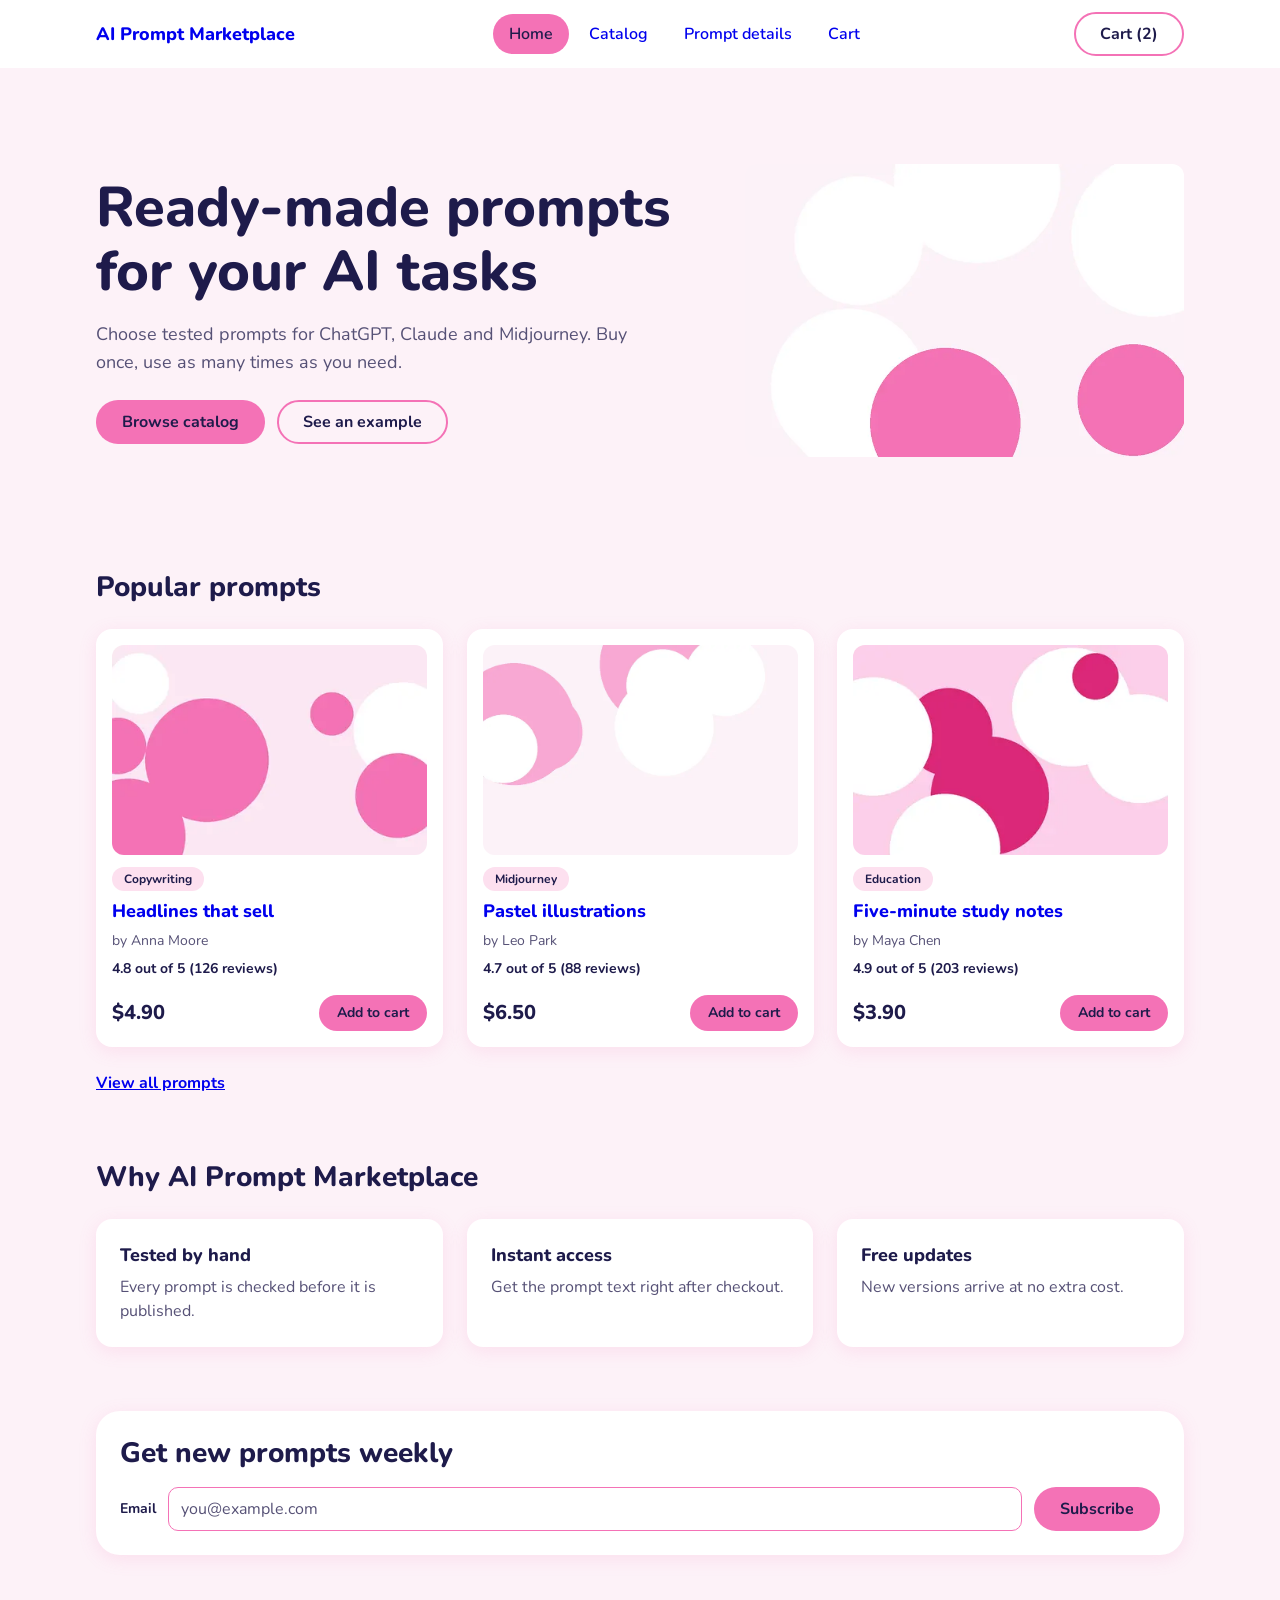
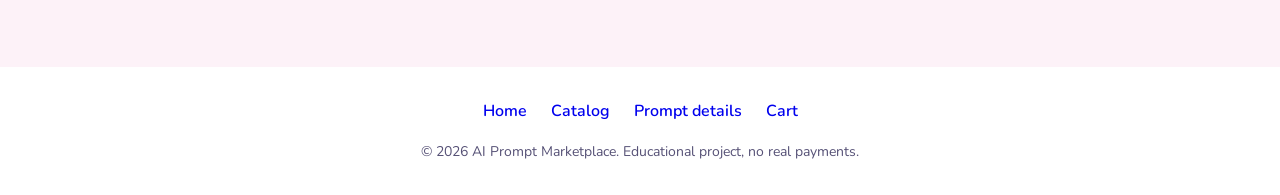
<file: index.html>
<!doctype html>
<html lang="en">
<head>
  <meta charset="UTF-8">
  <meta name="viewport" content="width=device-width, initial-scale=1">
  <title>Home | AI Prompt Marketplace</title>
  <meta name="description" content="Ready-made, tested prompts for ChatGPT, Claude and Midjourney.">
  <script type="module" crossorigin src="./assets/main-CTeQUShq.js"></script>
  <link rel="stylesheet" crossorigin href="./assets/main-AHT3iU0Q.css">
</head>
<body class="page-home">
  <a class="skip-link" href="#main" data-i18n="a11y.skip">Skip to main content</a>
  <header class="site-header">
  <div class="site-header__inner">
    <a class="site-header__logo" href="index.html" aria-label="AI Prompt Marketplace, home page">AI Prompt Marketplace</a>
    <nav class="main-nav" aria-label="Main">
      <ul class="main-nav__list">
        
        <li class="main-nav__item">
          <a class="main-nav__link" href="index.html" data-i18n="nav.home" aria-current="page">Home</a>
        </li>
        
        <li class="main-nav__item">
          <a class="main-nav__link" href="catalog.html" data-i18n="nav.catalog">Catalog</a>
        </li>
        
        <li class="main-nav__item">
          <a class="main-nav__link" href="prompt.html" data-i18n="nav.prompt">Prompt details</a>
        </li>
        
        <li class="main-nav__item">
          <a class="main-nav__link" href="cart.html" data-i18n="nav.cart">Cart</a>
        </li>
        
      </ul>
    </nav>
    <a class="site-header__cart" href="cart.html" aria-label="Cart, 2 items">Cart (<span data-cart-count>2</span>)</a>
  </div>
</header>


  <main id="main" class="page page--home">
    <section class="hero" aria-labelledby="hero-title">
      <div class="hero__content">
        <h1 class="hero__title" id="hero-title" data-i18n="home.title">Ready-made prompts for your AI tasks</h1>
        <p class="hero__text" data-i18n="home.lead">Choose tested prompts for ChatGPT, Claude and Midjourney. Buy once, use as many times as you need.</p>
        <p class="hero__actions">
          <a class="button button--primary" href="catalog.html" data-i18n="home.cta">Browse catalog</a>
          <a class="button button--secondary" href="prompt.html" data-i18n="home.cta2">See an example</a>
        </p>
      </div>
      <figure class="hero__media">
        
<picture class="picture">
  <source type="image/webp" sizes="(min-width: 1280px) 506px, 100vw" srcset="[data-uri] 400w, [data-uri] 800w, ./assets/hero-1200-BMKMO_8J.webp 1200w">
  <img class="picture__img" src="./assets/hero-800-bO4YoeTz.jpg" sizes="(min-width: 1280px) 506px, 100vw" srcset="./assets/hero-400-D0OAd5TX.jpg 400w, ./assets/hero-800-bO4YoeTz.jpg 800w, ./assets/hero-1200-BUGndrfM.jpg 1200w" alt="Abstract pink circles illustrating creative AI prompts" width="1200" height="800" loading="eager">
</picture>

        <figcaption class="visually-hidden">Decorative hero illustration</figcaption>
      </figure>
    </section>

    <section class="section" aria-labelledby="popular-title">
      <h2 class="section__title" id="popular-title" data-i18n="home.popular">Popular prompts</h2>
      <ul class="prompt-list">
        <li class="prompt-list__item">
<article class="prompt-card">
  <figure class="prompt-card__media">
    
<picture class="picture">
  <source type="image/webp" sizes="(min-width: 1280px) 400px, (min-width: 768px) 33vw, 100vw" srcset="[data-uri] 400w, ./assets/cover-1-800-DzfHk2gA.webp 800w, ./assets/cover-1-1200-324IU9tG.webp 1200w">
  <img class="picture__img" src="./assets/cover-1-800-CMj1htev.jpg" sizes="(min-width: 1280px) 400px, (min-width: 768px) 33vw, 100vw" srcset="./assets/cover-1-400-B3lf-J6P.jpg 400w, ./assets/cover-1-800-CMj1htev.jpg 800w, ./assets/cover-1-1200-CWGltqlK.jpg 1200w" alt="Cover illustration for the prompt Headlines that sell" width="1200" height="800" loading="lazy">
</picture>

  </figure>
  <div class="prompt-card__body">
    <p class="prompt-card__tag">Copywriting</p>
    <h3 class="prompt-card__title"><a class="prompt-card__link" href="prompt.html?id=1">Headlines that sell</a></h3>
    <p class="prompt-card__author">by Anna Moore</p>
    <p class="prompt-card__rating"><span class="visually-hidden" data-i18n="card.rated">Rated</span> <data value="4.8">4.8</data> out of 5 (126 reviews)</p>
    <footer class="prompt-card__footer">
      <data class="prompt-card__price" value="4.9">$4.90</data>
      <button class="button button--small" type="button" data-add-to-cart="1" aria-label="Add Headlines that sell to cart" data-i18n="card.add">Add to cart</button>
    </footer>
  </div>
</article>
</li><li class="prompt-list__item">
<article class="prompt-card">
  <figure class="prompt-card__media">
    
<picture class="picture">
  <source type="image/webp" sizes="(min-width: 1280px) 400px, (min-width: 768px) 33vw, 100vw" srcset="[data-uri] 400w, [data-uri] 800w, ./assets/cover-2-1200-BqnkrNBU.webp 1200w">
  <img class="picture__img" src="./assets/cover-2-800-Bk2Zub8W.jpg" sizes="(min-width: 1280px) 400px, (min-width: 768px) 33vw, 100vw" srcset="./assets/cover-2-400-COR-drvF.jpg 400w, ./assets/cover-2-800-Bk2Zub8W.jpg 800w, ./assets/cover-2-1200-QlPvpImt.jpg 1200w" alt="Cover illustration for the prompt Pastel illustrations" width="1200" height="800" loading="lazy">
</picture>

  </figure>
  <div class="prompt-card__body">
    <p class="prompt-card__tag">Midjourney</p>
    <h3 class="prompt-card__title"><a class="prompt-card__link" href="prompt.html?id=2">Pastel illustrations</a></h3>
    <p class="prompt-card__author">by Leo Park</p>
    <p class="prompt-card__rating"><span class="visually-hidden" data-i18n="card.rated">Rated</span> <data value="4.7">4.7</data> out of 5 (88 reviews)</p>
    <footer class="prompt-card__footer">
      <data class="prompt-card__price" value="6.5">$6.50</data>
      <button class="button button--small" type="button" data-add-to-cart="2" aria-label="Add Pastel illustrations to cart" data-i18n="card.add">Add to cart</button>
    </footer>
  </div>
</article>
</li><li class="prompt-list__item">
<article class="prompt-card">
  <figure class="prompt-card__media">
    
<picture class="picture">
  <source type="image/webp" sizes="(min-width: 1280px) 400px, (min-width: 768px) 33vw, 100vw" srcset="[data-uri] 400w, ./assets/cover-3-800-DgRodiSY.webp 800w, ./assets/cover-3-1200-Dm3ckOMI.webp 1200w">
  <img class="picture__img" src="./assets/cover-3-800-CviaOhYk.jpg" sizes="(min-width: 1280px) 400px, (min-width: 768px) 33vw, 100vw" srcset="./assets/cover-3-400-Czpj8Qf3.jpg 400w, ./assets/cover-3-800-CviaOhYk.jpg 800w, ./assets/cover-3-1200-DCNRp5UN.jpg 1200w" alt="Cover illustration for the prompt Five-minute study notes" width="1200" height="800" loading="lazy">
</picture>

  </figure>
  <div class="prompt-card__body">
    <p class="prompt-card__tag">Education</p>
    <h3 class="prompt-card__title"><a class="prompt-card__link" href="prompt.html?id=3">Five-minute study notes</a></h3>
    <p class="prompt-card__author">by Maya Chen</p>
    <p class="prompt-card__rating"><span class="visually-hidden" data-i18n="card.rated">Rated</span> <data value="4.9">4.9</data> out of 5 (203 reviews)</p>
    <footer class="prompt-card__footer">
      <data class="prompt-card__price" value="3.9">$3.90</data>
      <button class="button button--small" type="button" data-add-to-cart="3" aria-label="Add Five-minute study notes to cart" data-i18n="card.add">Add to cart</button>
    </footer>
  </div>
</article>
</li>
      </ul>
      <p class="section__more"><a class="section__link" href="catalog.html" data-i18n="home.all">View all prompts</a></p>
    </section>

    <section class="section" aria-labelledby="why-title">
      <h2 class="section__title" id="why-title" data-i18n="home.why">Why AI Prompt Marketplace</h2>
      <ul class="features">
        <li class="features__item"><article class="feature"><h3 class="feature__title" data-i18n="home.f1">Tested by hand</h3><p class="feature__text">Every prompt is checked before it is published.</p></article></li>
        <li class="features__item"><article class="feature"><h3 class="feature__title" data-i18n="home.f2">Instant access</h3><p class="feature__text">Get the prompt text right after checkout.</p></article></li>
        <li class="features__item"><article class="feature"><h3 class="feature__title" data-i18n="home.f3">Free updates</h3><p class="feature__text">New versions arrive at no extra cost.</p></article></li>
      </ul>
    </section>

    <aside class="newsletter" aria-labelledby="news-title">
      <h2 class="newsletter__title" id="news-title" data-i18n="home.news">Get new prompts weekly</h2>
      <form class="newsletter__form" action="index.html" method="get">
        <label class="form-field__label" for="news-email" data-i18n="form.email">Email</label>
        <input class="form-field__input" id="news-email" name="email" type="email" placeholder="you@example.com" autocomplete="email" required>
        <button class="button button--primary" type="submit" data-i18n="home.subscribe">Subscribe</button>
      </form>
    </aside>
  </main>
  <footer class="site-footer">
  <nav class="footer-nav" aria-label="Footer">
    <ul class="footer-nav__list">
      <li class="footer-nav__item"><a class="footer-nav__link" href="index.html">Home</a></li><li class="footer-nav__item"><a class="footer-nav__link" href="catalog.html">Catalog</a></li><li class="footer-nav__item"><a class="footer-nav__link" href="prompt.html">Prompt details</a></li><li class="footer-nav__item"><a class="footer-nav__link" href="cart.html">Cart</a></li>
    </ul>
  </nav>
  <p class="site-footer__copy"><small data-i18n="footer.copy">&copy; 2026 AI Prompt Marketplace. Educational project, no real payments.</small></p>
</footer>

</body>
</html>
</file>
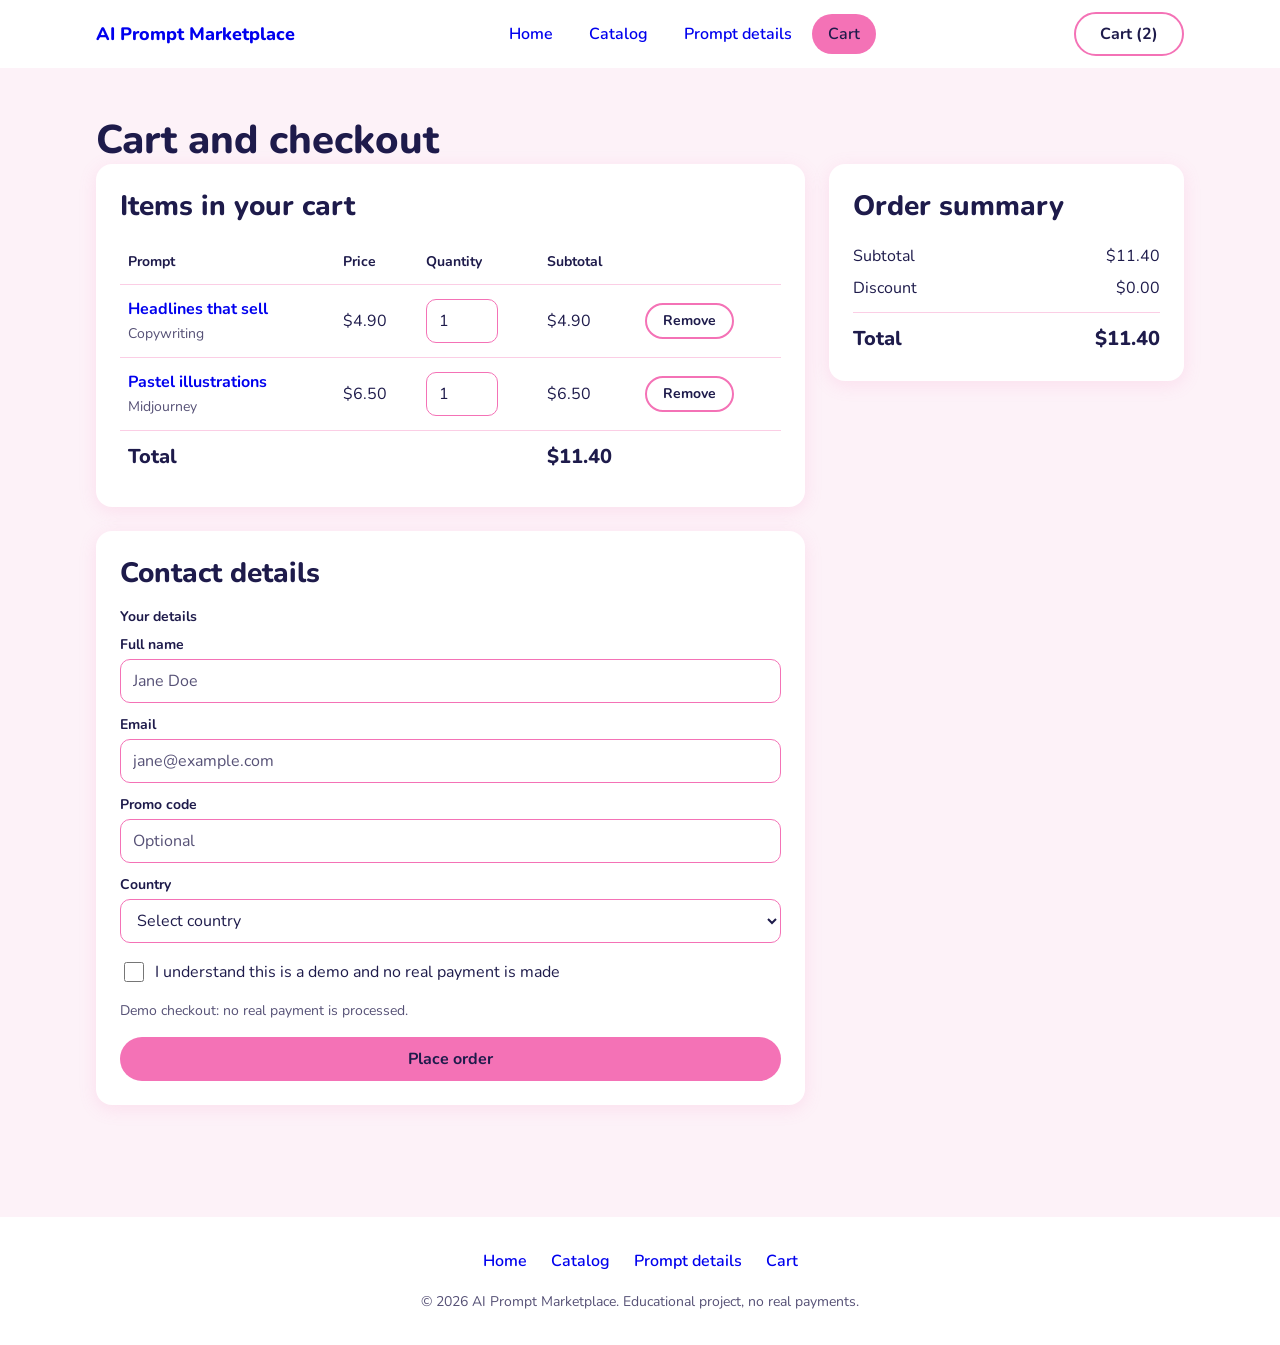
<file: cart.html>
<!doctype html>
<html lang="en">
<head>
  <meta charset="UTF-8">
  <meta name="viewport" content="width=device-width, initial-scale=1">
  <title>Cart and checkout | AI Prompt Marketplace</title>
  <meta name="description" content="Review your cart and complete a demo checkout.">
  <script type="module" crossorigin src="./assets/main-CTeQUShq.js"></script>
  <link rel="stylesheet" crossorigin href="./assets/main-AHT3iU0Q.css">
</head>
<body class="page-cart">
  <a class="skip-link" href="#main" data-i18n="a11y.skip">Skip to main content</a>
  <header class="site-header">
  <div class="site-header__inner">
    <a class="site-header__logo" href="index.html" aria-label="AI Prompt Marketplace, home page">AI Prompt Marketplace</a>
    <nav class="main-nav" aria-label="Main">
      <ul class="main-nav__list">
        
        <li class="main-nav__item">
          <a class="main-nav__link" href="index.html" data-i18n="nav.home">Home</a>
        </li>
        
        <li class="main-nav__item">
          <a class="main-nav__link" href="catalog.html" data-i18n="nav.catalog">Catalog</a>
        </li>
        
        <li class="main-nav__item">
          <a class="main-nav__link" href="prompt.html" data-i18n="nav.prompt">Prompt details</a>
        </li>
        
        <li class="main-nav__item">
          <a class="main-nav__link" href="cart.html" data-i18n="nav.cart" aria-current="page">Cart</a>
        </li>
        
      </ul>
    </nav>
    <a class="site-header__cart" href="cart.html" aria-label="Cart, 2 items">Cart (<span data-cart-count>2</span>)</a>
  </div>
</header>


  
  <main id="main" class="page page--cart">
    <h1 class="page__title" data-i18n="cart.title">Cart and checkout</h1>
    <div class="checkout">
      <section class="cart" aria-labelledby="cart-title">
        <h2 class="cart__title" id="cart-title" data-i18n="cart.items">Items in your cart</h2>
        <table class="cart-table">
          <caption class="visually-hidden">Prompts in your cart with price, quantity and subtotal</caption>
          <thead>
            <tr><th scope="col">Prompt</th><th scope="col">Price</th><th scope="col">Quantity</th><th scope="col">Subtotal</th><th scope="col"><span class="visually-hidden">Actions</span></th></tr>
          </thead>
          <tbody>
            
            <tr class="cart-table__row">
              <th scope="row"><a class="cart-table__link" href="prompt.html?id=1">Headlines that sell</a><br><span class="cart-table__tag">Copywriting</span></th>
              <td>$4.90</td>
              <td><label class="visually-hidden" for="qty-1">Quantity for Headlines that sell</label><input class="form-field__input" id="qty-1" name="qty-1" type="number" min="1" max="99" value="1"></td>
              <td>$4.90</td>
              <td><button class="button button--small button--secondary" type="button" aria-label="Remove Headlines that sell from cart" data-i18n="cart.remove">Remove</button></td>
            </tr>
            
            <tr class="cart-table__row">
              <th scope="row"><a class="cart-table__link" href="prompt.html?id=2">Pastel illustrations</a><br><span class="cart-table__tag">Midjourney</span></th>
              <td>$6.50</td>
              <td><label class="visually-hidden" for="qty-2">Quantity for Pastel illustrations</label><input class="form-field__input" id="qty-2" name="qty-2" type="number" min="1" max="99" value="1"></td>
              <td>$6.50</td>
              <td><button class="button button--small button--secondary" type="button" aria-label="Remove Pastel illustrations from cart" data-i18n="cart.remove">Remove</button></td>
            </tr>
            
          </tbody>
          <tfoot>
            <tr><th scope="row" colspan="3">Total</th><td colspan="2">$11.40</td></tr>
          </tfoot>
        </table>
      </section>

      <aside class="summary" aria-labelledby="sum-title">
        <h2 class="summary__title" id="sum-title" data-i18n="cart.summary">Order summary</h2>
        <dl class="summary__list">
          <div class="summary__row"><dt>Subtotal</dt><dd>$11.40</dd></div>
          <div class="summary__row"><dt>Discount</dt><dd>$0.00</dd></div>
          <div class="summary__row summary__row--total"><dt>Total</dt><dd>$11.40</dd></div>
        </dl>
      </aside>

      <section class="contact" aria-labelledby="contact-title">
        <h2 class="contact__title" id="contact-title" data-i18n="cart.contact">Contact details</h2>
        <form class="checkout-form" action="cart.html" method="post">
          <fieldset class="form-fieldset">
            <legend class="form-fieldset__legend">Your details</legend>
            <div class="form-field"><label class="form-field__label" for="c-name" data-i18n="form.name">Full name</label><input class="form-field__input" id="c-name" name="name" type="text" placeholder="Jane Doe" autocomplete="name" required></div>
            <div class="form-field"><label class="form-field__label" for="c-email" data-i18n="form.email">Email</label><input class="form-field__input" id="c-email" name="email" type="email" placeholder="jane@example.com" autocomplete="email" required></div>
            <div class="form-field"><label class="form-field__label" for="c-promo" data-i18n="form.promo">Promo code</label><input class="form-field__input" id="c-promo" name="promo" type="text" placeholder="Optional"></div>
            <div class="form-field"><label class="form-field__label" for="c-country" data-i18n="form.country">Country</label>
              <select class="form-field__input" id="c-country" name="country" required><option value="">Select country</option><option>Ukraine</option><option>Poland</option><option>Germany</option><option>United States</option></select></div>
          </fieldset>
          <p class="form-check"><input class="form-check__input" id="c-terms" name="terms" type="checkbox" required><label class="form-check__label" for="c-terms">I understand this is a demo and no real payment is made</label></p>
          <p class="checkout-form__note" role="note" data-i18n="cart.demo">Demo checkout: no real payment is processed.</p>
          <button class="button button--primary" type="submit" data-i18n="cart.place">Place order</button>
        </form>
      </section>
    </div>
  </main>
  <footer class="site-footer">
  <nav class="footer-nav" aria-label="Footer">
    <ul class="footer-nav__list">
      <li class="footer-nav__item"><a class="footer-nav__link" href="index.html">Home</a></li><li class="footer-nav__item"><a class="footer-nav__link" href="catalog.html">Catalog</a></li><li class="footer-nav__item"><a class="footer-nav__link" href="prompt.html">Prompt details</a></li><li class="footer-nav__item"><a class="footer-nav__link" href="cart.html">Cart</a></li>
    </ul>
  </nav>
  <p class="site-footer__copy"><small data-i18n="footer.copy">&copy; 2026 AI Prompt Marketplace. Educational project, no real payments.</small></p>
</footer>

</body>
</html>
</file>
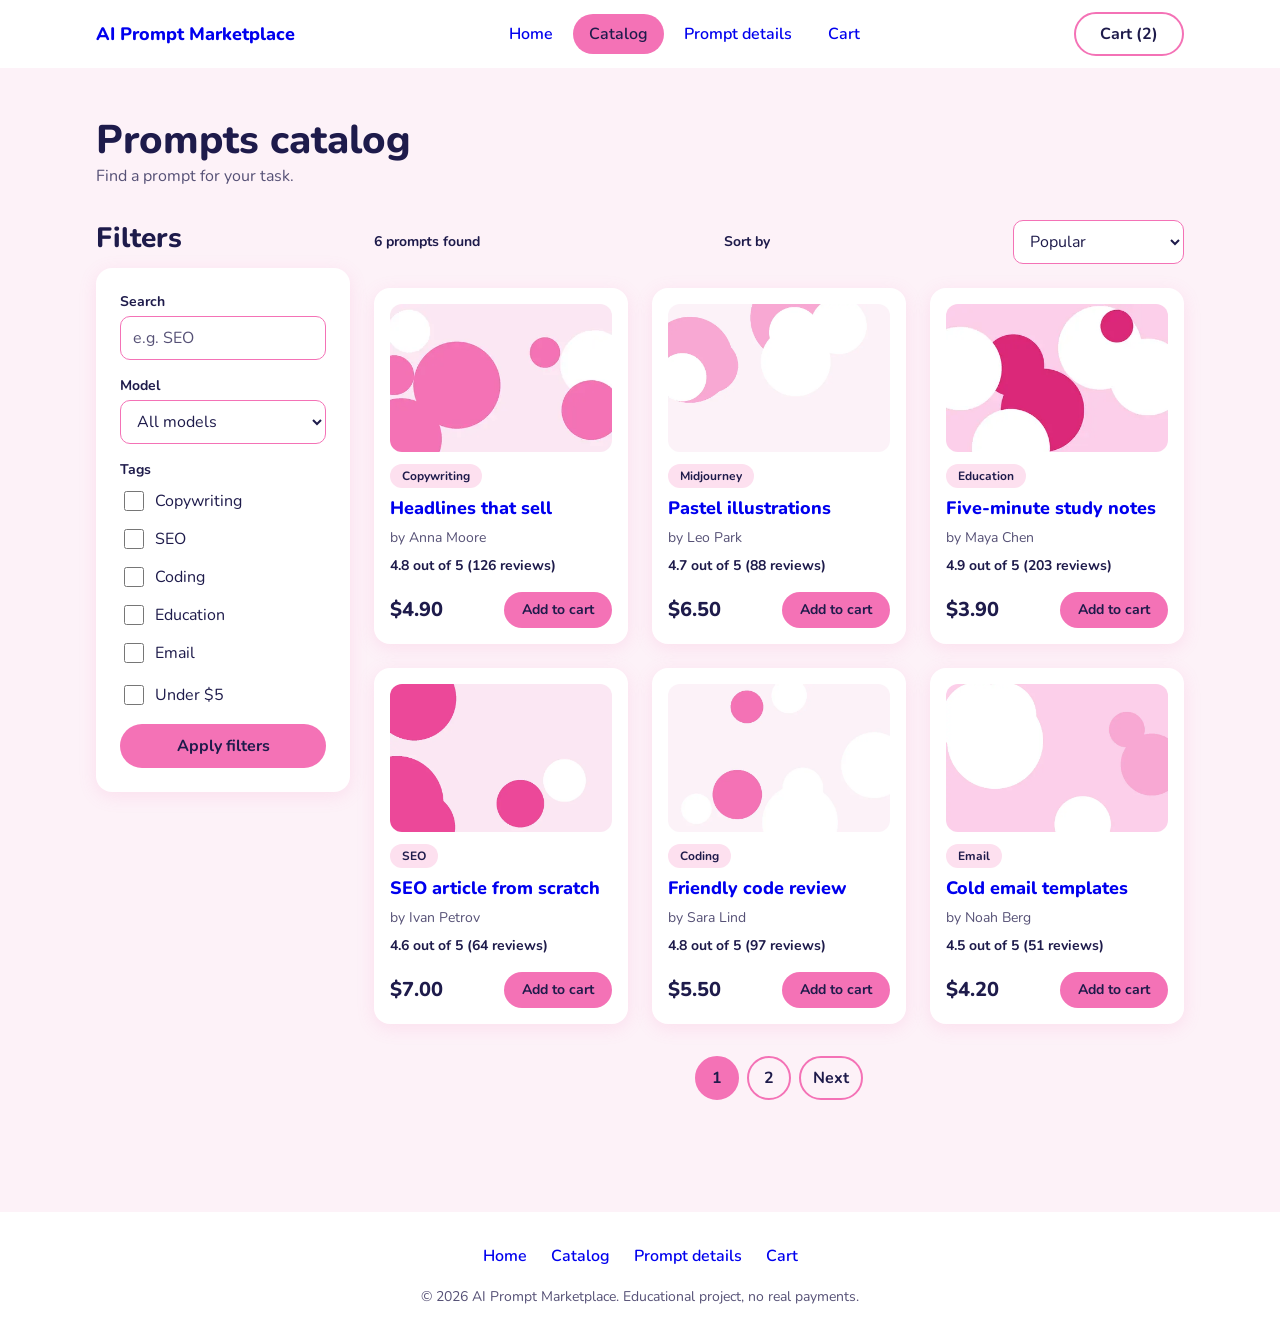
<file: catalog.html>
<!doctype html>
<html lang="en">
<head>
  <meta charset="UTF-8">
  <meta name="viewport" content="width=device-width, initial-scale=1">
  <title>Prompts catalog | AI Prompt Marketplace</title>
  <meta name="description" content="Browse, search and filter AI prompts.">
  <script type="module" crossorigin src="./assets/main-CTeQUShq.js"></script>
  <link rel="stylesheet" crossorigin href="./assets/main-AHT3iU0Q.css">
</head>
<body class="page-catalog">
  <a class="skip-link" href="#main" data-i18n="a11y.skip">Skip to main content</a>
  <header class="site-header">
  <div class="site-header__inner">
    <a class="site-header__logo" href="index.html" aria-label="AI Prompt Marketplace, home page">AI Prompt Marketplace</a>
    <nav class="main-nav" aria-label="Main">
      <ul class="main-nav__list">
        
        <li class="main-nav__item">
          <a class="main-nav__link" href="index.html" data-i18n="nav.home">Home</a>
        </li>
        
        <li class="main-nav__item">
          <a class="main-nav__link" href="catalog.html" data-i18n="nav.catalog" aria-current="page">Catalog</a>
        </li>
        
        <li class="main-nav__item">
          <a class="main-nav__link" href="prompt.html" data-i18n="nav.prompt">Prompt details</a>
        </li>
        
        <li class="main-nav__item">
          <a class="main-nav__link" href="cart.html" data-i18n="nav.cart">Cart</a>
        </li>
        
      </ul>
    </nav>
    <a class="site-header__cart" href="cart.html" aria-label="Cart, 2 items">Cart (<span data-cart-count>2</span>)</a>
  </div>
</header>


  <main id="main" class="page page--catalog">
    <header class="page__header">
      <h1 class="page__title" data-i18n="catalog.title">Prompts catalog</h1>
      <p class="page__lead" data-i18n="catalog.lead">Find a prompt for your task.</p>
    </header>
    <div class="catalog">
      <aside class="filters" aria-labelledby="filters-title">
        <h2 class="filters__title" id="filters-title" data-i18n="catalog.filters">Filters</h2>
        <form class="filters__form" action="catalog.html" method="get" role="search" aria-label="Filter prompts">
          <div class="form-field">
            <label class="form-field__label" for="f-search" data-i18n="form.search">Search</label>
            <input class="form-field__input" id="f-search" name="q" type="search" placeholder="e.g. SEO" data-i18n-attr="placeholder:form.searchPh">
          </div>
          <div class="form-field">
            <label class="form-field__label" for="f-model" data-i18n="form.model">Model</label>
            <select class="form-field__input" id="f-model" name="model">
              <option value="">All models</option><option value="chatgpt">ChatGPT</option><option value="claude">Claude</option><option value="midjourney">Midjourney</option>
            </select>
          </div>
          <fieldset class="form-fieldset">
            <legend class="form-fieldset__legend" data-i18n="form.tags">Tags</legend>
            
            <p class="form-check"><input class="form-check__input" id="tag-0" name="tag" type="checkbox" value="copywriting"><label class="form-check__label" for="tag-0">Copywriting</label></p>
            
            <p class="form-check"><input class="form-check__input" id="tag-1" name="tag" type="checkbox" value="seo"><label class="form-check__label" for="tag-1">SEO</label></p>
            
            <p class="form-check"><input class="form-check__input" id="tag-2" name="tag" type="checkbox" value="coding"><label class="form-check__label" for="tag-2">Coding</label></p>
            
            <p class="form-check"><input class="form-check__input" id="tag-3" name="tag" type="checkbox" value="education"><label class="form-check__label" for="tag-3">Education</label></p>
            
            <p class="form-check"><input class="form-check__input" id="tag-4" name="tag" type="checkbox" value="email"><label class="form-check__label" for="tag-4">Email</label></p>
            
          </fieldset>
          <p class="form-check"><input class="form-check__input" id="f-cheap" name="cheap" type="checkbox"><label class="form-check__label" for="f-cheap">Under $5</label></p>
          <button class="button button--primary" type="submit" data-i18n="form.apply">Apply filters</button>
        </form>
      </aside>

      <section class="results" aria-labelledby="results-title">
        <h2 class="visually-hidden" id="results-title">Search results</h2>
        <div class="results__toolbar">
          <p class="results__count" role="status">6 prompts found</p>
          <label class="form-field__label" for="sort" data-i18n="form.sort">Sort by</label>
          <select class="form-field__input" id="sort" name="sort" form="filters-sort">
            <option value="popular">Popular</option><option value="price-asc">Price: low to high</option><option value="rating">Top rated</option>
          </select>
        </div>
        <ul class="prompt-list">
          <li class="prompt-list__item">
<article class="prompt-card">
  <figure class="prompt-card__media">
    
<picture class="picture">
  <source type="image/webp" sizes="(min-width: 1280px) 400px, (min-width: 768px) 33vw, 100vw" srcset="[data-uri] 400w, ./assets/cover-1-800-DzfHk2gA.webp 800w, ./assets/cover-1-1200-324IU9tG.webp 1200w">
  <img class="picture__img" src="./assets/cover-1-800-CMj1htev.jpg" sizes="(min-width: 1280px) 400px, (min-width: 768px) 33vw, 100vw" srcset="./assets/cover-1-400-B3lf-J6P.jpg 400w, ./assets/cover-1-800-CMj1htev.jpg 800w, ./assets/cover-1-1200-CWGltqlK.jpg 1200w" alt="Cover illustration for the prompt Headlines that sell" width="1200" height="800" loading="lazy">
</picture>

  </figure>
  <div class="prompt-card__body">
    <p class="prompt-card__tag">Copywriting</p>
    <h3 class="prompt-card__title"><a class="prompt-card__link" href="prompt.html?id=1">Headlines that sell</a></h3>
    <p class="prompt-card__author">by Anna Moore</p>
    <p class="prompt-card__rating"><span class="visually-hidden" data-i18n="card.rated">Rated</span> <data value="4.8">4.8</data> out of 5 (126 reviews)</p>
    <footer class="prompt-card__footer">
      <data class="prompt-card__price" value="4.9">$4.90</data>
      <button class="button button--small" type="button" data-add-to-cart="1" aria-label="Add Headlines that sell to cart" data-i18n="card.add">Add to cart</button>
    </footer>
  </div>
</article>
</li><li class="prompt-list__item">
<article class="prompt-card">
  <figure class="prompt-card__media">
    
<picture class="picture">
  <source type="image/webp" sizes="(min-width: 1280px) 400px, (min-width: 768px) 33vw, 100vw" srcset="[data-uri] 400w, [data-uri] 800w, ./assets/cover-2-1200-BqnkrNBU.webp 1200w">
  <img class="picture__img" src="./assets/cover-2-800-Bk2Zub8W.jpg" sizes="(min-width: 1280px) 400px, (min-width: 768px) 33vw, 100vw" srcset="./assets/cover-2-400-COR-drvF.jpg 400w, ./assets/cover-2-800-Bk2Zub8W.jpg 800w, ./assets/cover-2-1200-QlPvpImt.jpg 1200w" alt="Cover illustration for the prompt Pastel illustrations" width="1200" height="800" loading="lazy">
</picture>

  </figure>
  <div class="prompt-card__body">
    <p class="prompt-card__tag">Midjourney</p>
    <h3 class="prompt-card__title"><a class="prompt-card__link" href="prompt.html?id=2">Pastel illustrations</a></h3>
    <p class="prompt-card__author">by Leo Park</p>
    <p class="prompt-card__rating"><span class="visually-hidden" data-i18n="card.rated">Rated</span> <data value="4.7">4.7</data> out of 5 (88 reviews)</p>
    <footer class="prompt-card__footer">
      <data class="prompt-card__price" value="6.5">$6.50</data>
      <button class="button button--small" type="button" data-add-to-cart="2" aria-label="Add Pastel illustrations to cart" data-i18n="card.add">Add to cart</button>
    </footer>
  </div>
</article>
</li><li class="prompt-list__item">
<article class="prompt-card">
  <figure class="prompt-card__media">
    
<picture class="picture">
  <source type="image/webp" sizes="(min-width: 1280px) 400px, (min-width: 768px) 33vw, 100vw" srcset="[data-uri] 400w, ./assets/cover-3-800-DgRodiSY.webp 800w, ./assets/cover-3-1200-Dm3ckOMI.webp 1200w">
  <img class="picture__img" src="./assets/cover-3-800-CviaOhYk.jpg" sizes="(min-width: 1280px) 400px, (min-width: 768px) 33vw, 100vw" srcset="./assets/cover-3-400-Czpj8Qf3.jpg 400w, ./assets/cover-3-800-CviaOhYk.jpg 800w, ./assets/cover-3-1200-DCNRp5UN.jpg 1200w" alt="Cover illustration for the prompt Five-minute study notes" width="1200" height="800" loading="lazy">
</picture>

  </figure>
  <div class="prompt-card__body">
    <p class="prompt-card__tag">Education</p>
    <h3 class="prompt-card__title"><a class="prompt-card__link" href="prompt.html?id=3">Five-minute study notes</a></h3>
    <p class="prompt-card__author">by Maya Chen</p>
    <p class="prompt-card__rating"><span class="visually-hidden" data-i18n="card.rated">Rated</span> <data value="4.9">4.9</data> out of 5 (203 reviews)</p>
    <footer class="prompt-card__footer">
      <data class="prompt-card__price" value="3.9">$3.90</data>
      <button class="button button--small" type="button" data-add-to-cart="3" aria-label="Add Five-minute study notes to cart" data-i18n="card.add">Add to cart</button>
    </footer>
  </div>
</article>
</li><li class="prompt-list__item">
<article class="prompt-card">
  <figure class="prompt-card__media">
    
<picture class="picture">
  <source type="image/webp" sizes="(min-width: 1280px) 400px, (min-width: 768px) 33vw, 100vw" srcset="[data-uri] 400w, [data-uri] 800w, ./assets/cover-4-1200-DysDuNWp.webp 1200w">
  <img class="picture__img" src="./assets/cover-4-800-DVXNQoQl.jpg" sizes="(min-width: 1280px) 400px, (min-width: 768px) 33vw, 100vw" srcset="./assets/cover-4-400-CXXcR7x7.jpg 400w, ./assets/cover-4-800-DVXNQoQl.jpg 800w, ./assets/cover-4-1200-DhN4b2lZ.jpg 1200w" alt="Cover illustration for the prompt SEO article from scratch" width="1200" height="800" loading="lazy">
</picture>

  </figure>
  <div class="prompt-card__body">
    <p class="prompt-card__tag">SEO</p>
    <h3 class="prompt-card__title"><a class="prompt-card__link" href="prompt.html?id=4">SEO article from scratch</a></h3>
    <p class="prompt-card__author">by Ivan Petrov</p>
    <p class="prompt-card__rating"><span class="visually-hidden" data-i18n="card.rated">Rated</span> <data value="4.6">4.6</data> out of 5 (64 reviews)</p>
    <footer class="prompt-card__footer">
      <data class="prompt-card__price" value="7">$7.00</data>
      <button class="button button--small" type="button" data-add-to-cart="4" aria-label="Add SEO article from scratch to cart" data-i18n="card.add">Add to cart</button>
    </footer>
  </div>
</article>
</li><li class="prompt-list__item">
<article class="prompt-card">
  <figure class="prompt-card__media">
    
<picture class="picture">
  <source type="image/webp" sizes="(min-width: 1280px) 400px, (min-width: 768px) 33vw, 100vw" srcset="[data-uri] 400w, [data-uri] 800w, ./assets/cover-5-1200-CTGmnVRj.webp 1200w">
  <img class="picture__img" src="./assets/cover-5-800-CZEFFROE.jpg" sizes="(min-width: 1280px) 400px, (min-width: 768px) 33vw, 100vw" srcset="./assets/cover-5-400-DA_nhopk.jpg 400w, ./assets/cover-5-800-CZEFFROE.jpg 800w, ./assets/cover-5-1200-DFeubskG.jpg 1200w" alt="Cover illustration for the prompt Friendly code review" width="1200" height="800" loading="lazy">
</picture>

  </figure>
  <div class="prompt-card__body">
    <p class="prompt-card__tag">Coding</p>
    <h3 class="prompt-card__title"><a class="prompt-card__link" href="prompt.html?id=5">Friendly code review</a></h3>
    <p class="prompt-card__author">by Sara Lind</p>
    <p class="prompt-card__rating"><span class="visually-hidden" data-i18n="card.rated">Rated</span> <data value="4.8">4.8</data> out of 5 (97 reviews)</p>
    <footer class="prompt-card__footer">
      <data class="prompt-card__price" value="5.5">$5.50</data>
      <button class="button button--small" type="button" data-add-to-cart="5" aria-label="Add Friendly code review to cart" data-i18n="card.add">Add to cart</button>
    </footer>
  </div>
</article>
</li><li class="prompt-list__item">
<article class="prompt-card">
  <figure class="prompt-card__media">
    
<picture class="picture">
  <source type="image/webp" sizes="(min-width: 1280px) 400px, (min-width: 768px) 33vw, 100vw" srcset="[data-uri] 400w, [data-uri] 800w, ./assets/cover-6-1200-ChpgmkGd.webp 1200w">
  <img class="picture__img" src="./assets/cover-6-800-BbqgzOXL.jpg" sizes="(min-width: 1280px) 400px, (min-width: 768px) 33vw, 100vw" srcset="[data-uri] 400w, ./assets/cover-6-800-BbqgzOXL.jpg 800w, ./assets/cover-6-1200-BcvI-Rjd.jpg 1200w" alt="Cover illustration for the prompt Cold email templates" width="1200" height="800" loading="lazy">
</picture>

  </figure>
  <div class="prompt-card__body">
    <p class="prompt-card__tag">Email</p>
    <h3 class="prompt-card__title"><a class="prompt-card__link" href="prompt.html?id=6">Cold email templates</a></h3>
    <p class="prompt-card__author">by Noah Berg</p>
    <p class="prompt-card__rating"><span class="visually-hidden" data-i18n="card.rated">Rated</span> <data value="4.5">4.5</data> out of 5 (51 reviews)</p>
    <footer class="prompt-card__footer">
      <data class="prompt-card__price" value="4.2">$4.20</data>
      <button class="button button--small" type="button" data-add-to-cart="6" aria-label="Add Cold email templates to cart" data-i18n="card.add">Add to cart</button>
    </footer>
  </div>
</article>
</li>
        </ul>
        <nav class="pagination" aria-label="Pagination">
          <ul class="pagination__list">
            <li class="pagination__item"><a class="pagination__link" href="catalog.html?page=1" aria-current="page" aria-label="Page 1, current page">1</a></li>
            <li class="pagination__item"><a class="pagination__link" href="catalog.html?page=2" aria-label="Page 2">2</a></li>
            <li class="pagination__item"><a class="pagination__link" href="catalog.html?page=2" rel="next" data-i18n="pagination.next">Next</a></li>
          </ul>
        </nav>
      </section>
    </div>
    <form id="filters-sort" action="catalog.html" method="get" hidden></form>
  </main>
  <footer class="site-footer">
  <nav class="footer-nav" aria-label="Footer">
    <ul class="footer-nav__list">
      <li class="footer-nav__item"><a class="footer-nav__link" href="index.html">Home</a></li><li class="footer-nav__item"><a class="footer-nav__link" href="catalog.html">Catalog</a></li><li class="footer-nav__item"><a class="footer-nav__link" href="prompt.html">Prompt details</a></li><li class="footer-nav__item"><a class="footer-nav__link" href="cart.html">Cart</a></li>
    </ul>
  </nav>
  <p class="site-footer__copy"><small data-i18n="footer.copy">&copy; 2026 AI Prompt Marketplace. Educational project, no real payments.</small></p>
</footer>

</body>
</html>
</file>
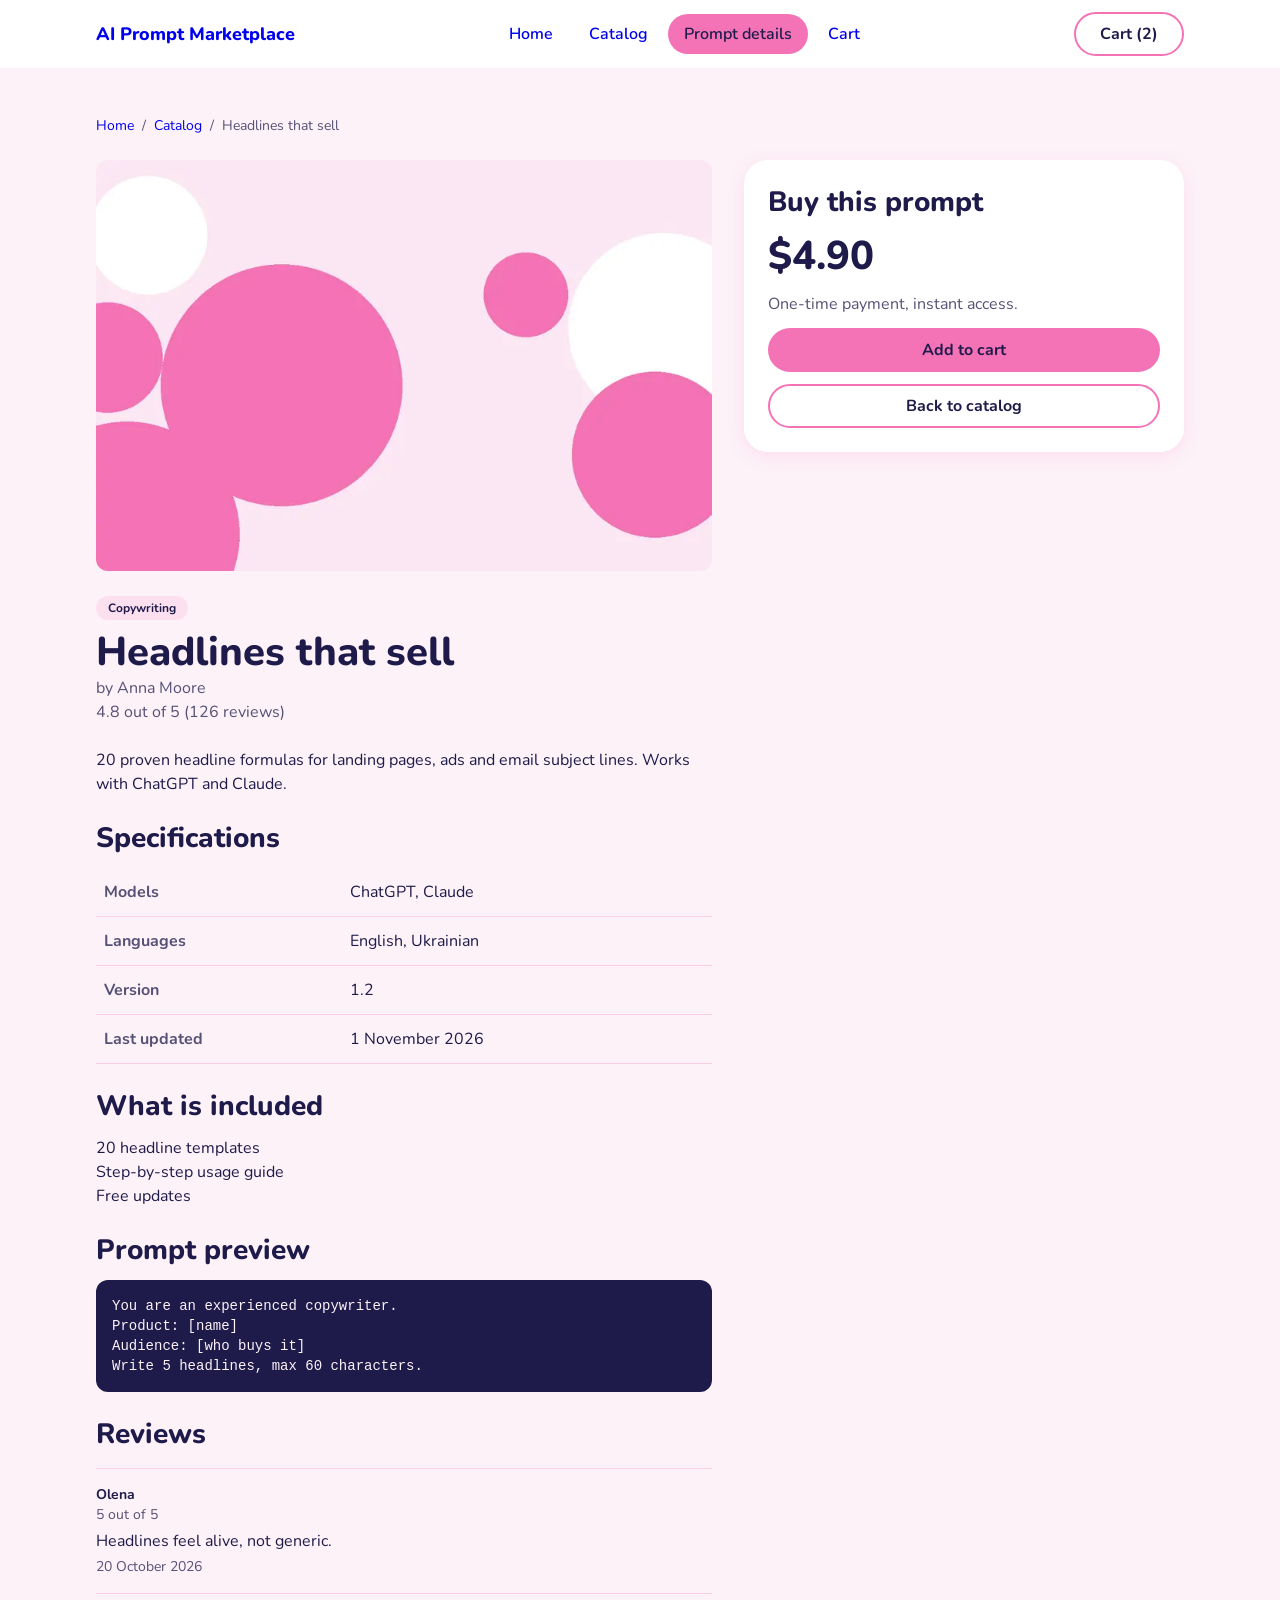
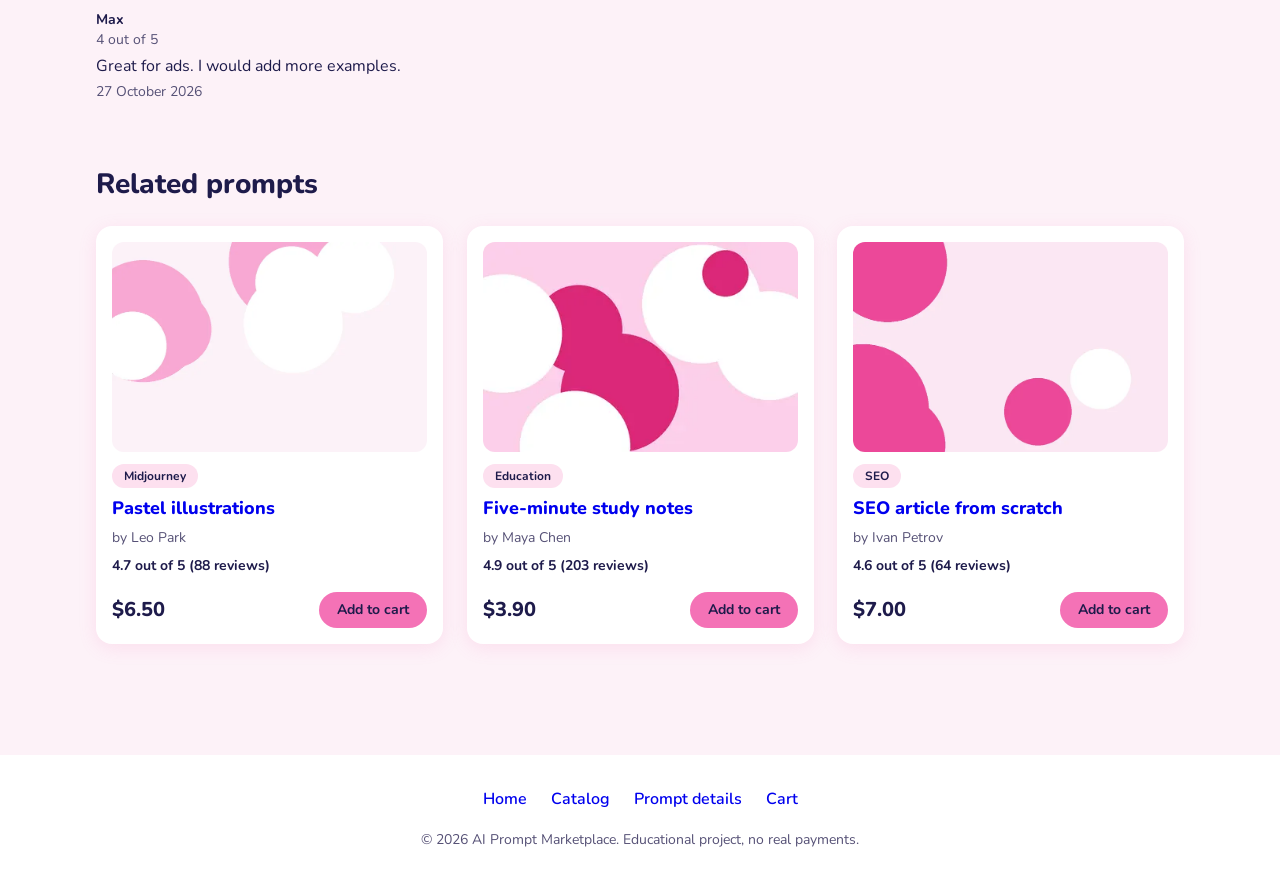
<file: prompt.html>
<!doctype html>
<html lang="en">
<head>
  <meta charset="UTF-8">
  <meta name="viewport" content="width=device-width, initial-scale=1">
  <title>Headlines that sell | AI Prompt Marketplace</title>
  <meta name="description" content="20 proven headline formulas for landing pages, ads and email subject lines.">
  <script type="module" crossorigin src="./assets/main-CTeQUShq.js"></script>
  <link rel="stylesheet" crossorigin href="./assets/main-AHT3iU0Q.css">
</head>
<body class="page-prompt">
  <a class="skip-link" href="#main" data-i18n="a11y.skip">Skip to main content</a>
  <header class="site-header">
  <div class="site-header__inner">
    <a class="site-header__logo" href="index.html" aria-label="AI Prompt Marketplace, home page">AI Prompt Marketplace</a>
    <nav class="main-nav" aria-label="Main">
      <ul class="main-nav__list">
        
        <li class="main-nav__item">
          <a class="main-nav__link" href="index.html" data-i18n="nav.home">Home</a>
        </li>
        
        <li class="main-nav__item">
          <a class="main-nav__link" href="catalog.html" data-i18n="nav.catalog">Catalog</a>
        </li>
        
        <li class="main-nav__item">
          <a class="main-nav__link" href="prompt.html" data-i18n="nav.prompt" aria-current="page">Prompt details</a>
        </li>
        
        <li class="main-nav__item">
          <a class="main-nav__link" href="cart.html" data-i18n="nav.cart">Cart</a>
        </li>
        
      </ul>
    </nav>
    <a class="site-header__cart" href="cart.html" aria-label="Cart, 2 items">Cart (<span data-cart-count>2</span>)</a>
  </div>
</header>


  <main id="main" class="page page--details">
    <nav class="breadcrumbs" aria-label="Breadcrumb">
      <ol class="breadcrumbs__list">
        <li class="breadcrumbs__item"><a class="breadcrumbs__link" href="index.html">Home</a></li>
        <li class="breadcrumbs__item"><a class="breadcrumbs__link" href="catalog.html">Catalog</a></li>
        <li class="breadcrumbs__item" aria-current="page">Headlines that sell</li>
      </ol>
    </nav>

    <div class="details">
      <article class="product" itemscope itemtype="https://schema.org/Product">
        <figure class="product__media">
          
<picture class="picture">
  <source type="image/webp" sizes="(min-width: 1280px) 718px, 100vw" srcset="[data-uri] 400w, ./assets/cover-1-800-DzfHk2gA.webp 800w, ./assets/cover-1-1200-324IU9tG.webp 1200w">
  <img class="picture__img" src="./assets/cover-1-800-CMj1htev.jpg" sizes="(min-width: 1280px) 718px, 100vw" srcset="./assets/cover-1-400-B3lf-J6P.jpg 400w, ./assets/cover-1-800-CMj1htev.jpg 800w, ./assets/cover-1-1200-CWGltqlK.jpg 1200w" alt="Cover illustration for the prompt Headlines that sell" width="1200" height="800" loading="eager">
</picture>

          <meta itemprop="image" content="assets/img/cover-1-1200.jpg">
        </figure>
        <header class="product__header">
          <p class="product__tag">Copywriting</p>
          <h1 class="product__title" itemprop="name">Headlines that sell</h1>
          <p class="product__meta">by <span itemprop="brand" itemscope itemtype="https://schema.org/Brand"><span itemprop="name">Anna Moore</span></span></p>
          <p class="product__rating" itemprop="aggregateRating" itemscope itemtype="https://schema.org/AggregateRating">
            <span itemprop="ratingValue">4.8</span> out of <span itemprop="bestRating">5</span>
            (<span itemprop="reviewCount">126</span> reviews)
          </p>
        </header>
        <p class="product__description" itemprop="description">20 proven headline formulas for landing pages, ads and email subject lines. Works with ChatGPT and Claude.</p>

        <section class="product__section" aria-labelledby="specs-title">
          <h2 class="product__subtitle" id="specs-title" data-i18n="details.specs">Specifications</h2>
          <table class="specs">
            <caption class="visually-hidden">Prompt specifications</caption>
            <tbody>
              <tr><th scope="row">Models</th><td>ChatGPT, Claude</td></tr>
              <tr><th scope="row">Languages</th><td>English, Ukrainian</td></tr>
              <tr><th scope="row">Version</th><td>1.2</td></tr>
              <tr><th scope="row">Last updated</th><td><time datetime="2026-11-01">1 November 2026</time></td></tr>
            </tbody>
          </table>
        </section>

        <section class="product__section" aria-labelledby="incl-title">
          <h2 class="product__subtitle" id="incl-title" data-i18n="details.included">What is included</h2>
          <ul class="product__list"><li>20 headline templates</li><li>Step-by-step usage guide</li><li>Free updates</li></ul>
        </section>

        <section class="product__section" aria-labelledby="prev-title">
          <h2 class="product__subtitle" id="prev-title" data-i18n="details.preview">Prompt preview</h2>
          <pre class="code-block"><code>You are an experienced copywriter.
Product: [name]
Audience: [who buys it]
Write 5 headlines, max 60 characters.</code></pre>
        </section>

        <section class="product__section reviews" aria-labelledby="rev-title">
          <h2 class="product__subtitle" id="rev-title" data-i18n="details.reviews">Reviews</h2>
          <article class="review" itemprop="review" itemscope itemtype="https://schema.org/Review">
            <h3 class="review__author" itemprop="author" itemscope itemtype="https://schema.org/Person"><span itemprop="name">Olena</span></h3>
            <p class="review__rating" itemprop="reviewRating" itemscope itemtype="https://schema.org/Rating"><span itemprop="ratingValue">5</span> out of 5</p>
            <p class="review__text" itemprop="reviewBody">Headlines feel alive, not generic.</p>
            <p class="review__date"><time itemprop="datePublished" datetime="2026-10-20">20 October 2026</time></p>
          </article>
          <article class="review" itemprop="review" itemscope itemtype="https://schema.org/Review">
            <h3 class="review__author" itemprop="author" itemscope itemtype="https://schema.org/Person"><span itemprop="name">Max</span></h3>
            <p class="review__rating" itemprop="reviewRating" itemscope itemtype="https://schema.org/Rating"><span itemprop="ratingValue">4</span> out of 5</p>
            <p class="review__text" itemprop="reviewBody">Great for ads. I would add more examples.</p>
            <p class="review__date"><time itemprop="datePublished" datetime="2026-10-27">27 October 2026</time></p>
          </article>
        </section>

        <div class="product__offer" itemprop="offers" itemscope itemtype="https://schema.org/Offer">
          <meta itemprop="priceCurrency" content="USD">
          <link itemprop="availability" href="https://schema.org/InStock">
          <p class="product__price"><span class="visually-hidden">Price:</span> $<span itemprop="price" content="4.90">4.90</span></p>
        </div>
      </article>

      <aside class="buy-box" aria-labelledby="buy-title">
        <h2 class="buy-box__title" id="buy-title" data-i18n="details.buy">Buy this prompt</h2>
        <p class="buy-box__price">$4.90</p>
        <p class="buy-box__note" data-i18n="details.note">One-time payment, instant access.</p>
        <form class="buy-box__form" action="cart.html" method="get">
          <input type="hidden" name="add" value="1">
          <button class="button button--primary" type="submit" data-i18n="card.add">Add to cart</button>
        </form>
        <p class="buy-box__back"><a class="button button--secondary" href="catalog.html" data-i18n="details.back">Back to catalog</a></p>
      </aside>
    </div>

    <section class="section" aria-labelledby="related-title">
      <h2 class="section__title" id="related-title" data-i18n="details.related">Related prompts</h2>
      <ul class="prompt-list">
        <li class="prompt-list__item">
<article class="prompt-card">
  <figure class="prompt-card__media">
    
<picture class="picture">
  <source type="image/webp" sizes="(min-width: 1280px) 400px, (min-width: 768px) 33vw, 100vw" srcset="[data-uri] 400w, [data-uri] 800w, ./assets/cover-2-1200-BqnkrNBU.webp 1200w">
  <img class="picture__img" src="./assets/cover-2-800-Bk2Zub8W.jpg" sizes="(min-width: 1280px) 400px, (min-width: 768px) 33vw, 100vw" srcset="./assets/cover-2-400-COR-drvF.jpg 400w, ./assets/cover-2-800-Bk2Zub8W.jpg 800w, ./assets/cover-2-1200-QlPvpImt.jpg 1200w" alt="Cover illustration for the prompt Pastel illustrations" width="1200" height="800" loading="lazy">
</picture>

  </figure>
  <div class="prompt-card__body">
    <p class="prompt-card__tag">Midjourney</p>
    <h3 class="prompt-card__title"><a class="prompt-card__link" href="prompt.html?id=2">Pastel illustrations</a></h3>
    <p class="prompt-card__author">by Leo Park</p>
    <p class="prompt-card__rating"><span class="visually-hidden" data-i18n="card.rated">Rated</span> <data value="4.7">4.7</data> out of 5 (88 reviews)</p>
    <footer class="prompt-card__footer">
      <data class="prompt-card__price" value="6.5">$6.50</data>
      <button class="button button--small" type="button" data-add-to-cart="2" aria-label="Add Pastel illustrations to cart" data-i18n="card.add">Add to cart</button>
    </footer>
  </div>
</article>
</li><li class="prompt-list__item">
<article class="prompt-card">
  <figure class="prompt-card__media">
    
<picture class="picture">
  <source type="image/webp" sizes="(min-width: 1280px) 400px, (min-width: 768px) 33vw, 100vw" srcset="[data-uri] 400w, ./assets/cover-3-800-DgRodiSY.webp 800w, ./assets/cover-3-1200-Dm3ckOMI.webp 1200w">
  <img class="picture__img" src="./assets/cover-3-800-CviaOhYk.jpg" sizes="(min-width: 1280px) 400px, (min-width: 768px) 33vw, 100vw" srcset="./assets/cover-3-400-Czpj8Qf3.jpg 400w, ./assets/cover-3-800-CviaOhYk.jpg 800w, ./assets/cover-3-1200-DCNRp5UN.jpg 1200w" alt="Cover illustration for the prompt Five-minute study notes" width="1200" height="800" loading="lazy">
</picture>

  </figure>
  <div class="prompt-card__body">
    <p class="prompt-card__tag">Education</p>
    <h3 class="prompt-card__title"><a class="prompt-card__link" href="prompt.html?id=3">Five-minute study notes</a></h3>
    <p class="prompt-card__author">by Maya Chen</p>
    <p class="prompt-card__rating"><span class="visually-hidden" data-i18n="card.rated">Rated</span> <data value="4.9">4.9</data> out of 5 (203 reviews)</p>
    <footer class="prompt-card__footer">
      <data class="prompt-card__price" value="3.9">$3.90</data>
      <button class="button button--small" type="button" data-add-to-cart="3" aria-label="Add Five-minute study notes to cart" data-i18n="card.add">Add to cart</button>
    </footer>
  </div>
</article>
</li><li class="prompt-list__item">
<article class="prompt-card">
  <figure class="prompt-card__media">
    
<picture class="picture">
  <source type="image/webp" sizes="(min-width: 1280px) 400px, (min-width: 768px) 33vw, 100vw" srcset="[data-uri] 400w, [data-uri] 800w, ./assets/cover-4-1200-DysDuNWp.webp 1200w">
  <img class="picture__img" src="./assets/cover-4-800-DVXNQoQl.jpg" sizes="(min-width: 1280px) 400px, (min-width: 768px) 33vw, 100vw" srcset="./assets/cover-4-400-CXXcR7x7.jpg 400w, ./assets/cover-4-800-DVXNQoQl.jpg 800w, ./assets/cover-4-1200-DhN4b2lZ.jpg 1200w" alt="Cover illustration for the prompt SEO article from scratch" width="1200" height="800" loading="lazy">
</picture>

  </figure>
  <div class="prompt-card__body">
    <p class="prompt-card__tag">SEO</p>
    <h3 class="prompt-card__title"><a class="prompt-card__link" href="prompt.html?id=4">SEO article from scratch</a></h3>
    <p class="prompt-card__author">by Ivan Petrov</p>
    <p class="prompt-card__rating"><span class="visually-hidden" data-i18n="card.rated">Rated</span> <data value="4.6">4.6</data> out of 5 (64 reviews)</p>
    <footer class="prompt-card__footer">
      <data class="prompt-card__price" value="7">$7.00</data>
      <button class="button button--small" type="button" data-add-to-cart="4" aria-label="Add SEO article from scratch to cart" data-i18n="card.add">Add to cart</button>
    </footer>
  </div>
</article>
</li>
      </ul>
    </section>
  </main>
  <footer class="site-footer">
  <nav class="footer-nav" aria-label="Footer">
    <ul class="footer-nav__list">
      <li class="footer-nav__item"><a class="footer-nav__link" href="index.html">Home</a></li><li class="footer-nav__item"><a class="footer-nav__link" href="catalog.html">Catalog</a></li><li class="footer-nav__item"><a class="footer-nav__link" href="prompt.html">Prompt details</a></li><li class="footer-nav__item"><a class="footer-nav__link" href="cart.html">Cart</a></li>
    </ul>
  </nav>
  <p class="site-footer__copy"><small data-i18n="footer.copy">&copy; 2026 AI Prompt Marketplace. Educational project, no real payments.</small></p>
</footer>

</body>
</html>
</file>
<file: assets/main-AHT3iU0Q.css>
@import"https://fonts.googleapis.com/css2?family=Nunito:wght@400;600;700;800&display=swap";:root{--color-bg: #fdf2f8;--color-text: #1e1b4b;--color-accent: #f472b6;--color-surface: #ffffff;--color-accent-hover: #f9a8d4;--color-on-accent: #1e1b4b;--color-muted: rgb(33.6274509804%, 31.6666666667%, 46.3725490196%);--color-line: rgb(98.4901960784%, 80.6470588235%, 89.9803921569%);--color-tint: rgb(99.0509803922%, 87.8352941176%, 93.7019607843%);--font-family: Nunito, system-ui, -apple-system, Segoe UI, sans-serif}[data-theme=dark]{--color-bg: #1e1b4b;--color-text: #fdf2f8;--color-surface: rgb(22.3529411765%, 21.3176470588%, 37.8823529412%);--color-muted: rgb(77.3529411765%, 73.8235294118%, 80.2941176471%);--color-line: rgb(41.137254902%, 22.5294117647%, 44.0980392157%);--color-tint: rgb(32.7450980392%, 19.1176470588%, 39.9019607843%)}*,*:before,*:after{box-sizing:border-box}html{-webkit-text-size-adjust:100%;scroll-behavior:smooth}body,h1,h2,h3,p,figure,dl,dd,ol,ul{margin:0}ul[class],ol[class]{padding:0;list-style:none}img,picture{display:block;max-width:100%}button,input,select,textarea{font:inherit;color:inherit}table{width:100%;border-collapse:collapse}body{display:flex;flex-direction:column;min-height:100vh;background:var(--color-bg);color:var(--color-text);font-family:var(--font-family);font-size:1rem;line-height:1.5rem;font-weight:400}main{flex:1}h1{font-size:2rem;line-height:2.5rem;font-weight:800}@media (min-width: 1280px){h1{font-size:2.5rem;line-height:3rem}}h2{font-size:1.5rem;line-height:2rem;font-weight:800}@media (min-width: 1280px){h2{font-size:1.75rem;line-height:2.25rem}}h3{font-size:1.125rem;line-height:1.5rem;font-weight:800}small{color:var(--color-muted);font-size:.875rem;line-height:1.25rem;font-weight:400}pre,code{font-family:ui-monospace,Menlo,Consolas,monospace}:focus-visible{outline:3px solid var(--color-text);outline-offset:2px}.container{width:100%;max-width:1440px;margin-inline:auto;padding-inline:16px}@media (min-width: 768px){.container{padding-inline:32px}}@media (min-width: 1280px){.container{padding-inline:96px}}.row{--gutter: 16px;display:flex;flex-wrap:wrap;margin-inline:calc(var(--gutter) / -2);row-gap:var(--gutter)}@media (min-width: 768px){.row{--gutter: 24px}}@media (min-width: 1280px){.row{--gutter: 24px}}.col-1{flex:0 0 8.3333333333%;max-width:8.3333333333%;min-width:0;padding-inline:calc(var(--gutter) / 2)}.col-2{flex:0 0 16.6666666667%;max-width:16.6666666667%;min-width:0;padding-inline:calc(var(--gutter) / 2)}.col-3{flex:0 0 25%;max-width:25%;min-width:0;padding-inline:calc(var(--gutter) / 2)}.col-4{flex:0 0 33.3333333333%;max-width:33.3333333333%;min-width:0;padding-inline:calc(var(--gutter) / 2)}.col-5{flex:0 0 41.6666666667%;max-width:41.6666666667%;min-width:0;padding-inline:calc(var(--gutter) / 2)}.col-6{flex:0 0 50%;max-width:50%;min-width:0;padding-inline:calc(var(--gutter) / 2)}.col-7{flex:0 0 58.3333333333%;max-width:58.3333333333%;min-width:0;padding-inline:calc(var(--gutter) / 2)}.col-8{flex:0 0 66.6666666667%;max-width:66.6666666667%;min-width:0;padding-inline:calc(var(--gutter) / 2)}.col-9{flex:0 0 75%;max-width:75%;min-width:0;padding-inline:calc(var(--gutter) / 2)}.col-10{flex:0 0 83.3333333333%;max-width:83.3333333333%;min-width:0;padding-inline:calc(var(--gutter) / 2)}.col-11{flex:0 0 91.6666666667%;max-width:91.6666666667%;min-width:0;padding-inline:calc(var(--gutter) / 2)}.col-12{flex:0 0 100%;max-width:100%;min-width:0;padding-inline:calc(var(--gutter) / 2)}@media (min-width: 768px){.col-md-1{flex:0 0 8.3333333333%;max-width:8.3333333333%;min-width:0;padding-inline:calc(var(--gutter) / 2)}.col-md-2{flex:0 0 16.6666666667%;max-width:16.6666666667%;min-width:0;padding-inline:calc(var(--gutter) / 2)}.col-md-3{flex:0 0 25%;max-width:25%;min-width:0;padding-inline:calc(var(--gutter) / 2)}.col-md-4{flex:0 0 33.3333333333%;max-width:33.3333333333%;min-width:0;padding-inline:calc(var(--gutter) / 2)}.col-md-5{flex:0 0 41.6666666667%;max-width:41.6666666667%;min-width:0;padding-inline:calc(var(--gutter) / 2)}.col-md-6{flex:0 0 50%;max-width:50%;min-width:0;padding-inline:calc(var(--gutter) / 2)}.col-md-7{flex:0 0 58.3333333333%;max-width:58.3333333333%;min-width:0;padding-inline:calc(var(--gutter) / 2)}.col-md-8{flex:0 0 66.6666666667%;max-width:66.6666666667%;min-width:0;padding-inline:calc(var(--gutter) / 2)}.col-md-9{flex:0 0 75%;max-width:75%;min-width:0;padding-inline:calc(var(--gutter) / 2)}.col-md-10{flex:0 0 83.3333333333%;max-width:83.3333333333%;min-width:0;padding-inline:calc(var(--gutter) / 2)}.col-md-11{flex:0 0 91.6666666667%;max-width:91.6666666667%;min-width:0;padding-inline:calc(var(--gutter) / 2)}.col-md-12{flex:0 0 100%;max-width:100%;min-width:0;padding-inline:calc(var(--gutter) / 2)}}@media (min-width: 1280px){.col-lg-1{flex:0 0 8.3333333333%;max-width:8.3333333333%;min-width:0;padding-inline:calc(var(--gutter) / 2)}.col-lg-2{flex:0 0 16.6666666667%;max-width:16.6666666667%;min-width:0;padding-inline:calc(var(--gutter) / 2)}.col-lg-3{flex:0 0 25%;max-width:25%;min-width:0;padding-inline:calc(var(--gutter) / 2)}.col-lg-4{flex:0 0 33.3333333333%;max-width:33.3333333333%;min-width:0;padding-inline:calc(var(--gutter) / 2)}.col-lg-5{flex:0 0 41.6666666667%;max-width:41.6666666667%;min-width:0;padding-inline:calc(var(--gutter) / 2)}.col-lg-6{flex:0 0 50%;max-width:50%;min-width:0;padding-inline:calc(var(--gutter) / 2)}.col-lg-7{flex:0 0 58.3333333333%;max-width:58.3333333333%;min-width:0;padding-inline:calc(var(--gutter) / 2)}.col-lg-8{flex:0 0 66.6666666667%;max-width:66.6666666667%;min-width:0;padding-inline:calc(var(--gutter) / 2)}.col-lg-9{flex:0 0 75%;max-width:75%;min-width:0;padding-inline:calc(var(--gutter) / 2)}.col-lg-10{flex:0 0 83.3333333333%;max-width:83.3333333333%;min-width:0;padding-inline:calc(var(--gutter) / 2)}.col-lg-11{flex:0 0 91.6666666667%;max-width:91.6666666667%;min-width:0;padding-inline:calc(var(--gutter) / 2)}.col-lg-12{flex:0 0 100%;max-width:100%;min-width:0;padding-inline:calc(var(--gutter) / 2)}}.skip-link{position:absolute;top:.5rem;left:1rem;z-index:200;padding:.5rem 1rem;border-radius:10px;background:var(--color-text);color:var(--color-bg);transform:translateY(-200%)}.skip-link:focus{transform:none}.site-header{position:sticky;top:0;z-index:100;background:var(--color-surface)}.site-header__inner{display:flex;flex-direction:row;justify-content:space-between;align-items:center;flex-wrap:wrap;gap:.5rem 1rem;padding-block:.75rem;width:100%;max-width:1440px;margin-inline:auto;padding-inline:16px}@media (min-width: 768px){.site-header__inner{padding-inline:32px}}@media (min-width: 1280px){.site-header__inner{padding-inline:96px}}.site-header__logo{text-decoration:none;font-size:1.125rem;line-height:1.5rem;font-weight:800}.site-header__cart{display:inline-flex;align-items:center;justify-content:center;min-height:2.75rem;padding:0 1.5rem;border:2px solid transparent;border-radius:999px;font-weight:700;text-decoration:none;cursor:pointer;transition:background-color .2s ease,border-color .2s ease}.site-header__cart:focus-visible{outline:3px solid var(--color-text);outline-offset:2px}.site-header__cart{background:transparent;border-color:var(--color-accent);color:var(--color-text)}.site-header__cart:hover{background:var(--color-accent-hover)}.main-nav{order:3;width:100%;overflow-x:auto}@media (min-width: 768px){.main-nav{order:0;width:auto;overflow:visible}}.main-nav__list{display:flex;flex-direction:row;justify-content:flex-start;align-items:center;flex-wrap:nowrap;gap:.25rem}.main-nav__link{display:block;padding:.5rem 1rem;border-radius:999px;font-weight:600;text-decoration:none;white-space:nowrap;transition:background-color .2s ease}.main-nav__link:hover{background:var(--color-tint)}.main-nav__link[aria-current=page]{background:var(--color-accent);color:var(--color-on-accent)}.site-footer{margin-top:clamp(2rem,1.2173913043rem + 3.4782608696vw,4rem);padding-block:2rem;background:var(--color-surface);text-align:center}.site-footer__copy{margin-top:1rem}.footer-nav__list{display:flex;flex-direction:row;justify-content:center;align-items:center;flex-wrap:wrap;gap:.5rem 1.5rem}.footer-nav__link{font-weight:600;text-decoration:none}.footer-nav__link:hover{text-decoration:underline}.page{padding-block:clamp(1.5rem,.9130434783rem + 2.6086956522vw,3rem);width:100%;max-width:1440px;margin-inline:auto;padding-inline:16px}@media (min-width: 768px){.page{padding-inline:32px}}@media (min-width: 1280px){.page{padding-inline:96px}}.page__header{margin-bottom:2rem}.page__title{font-size:2rem;line-height:2.5rem;font-weight:800}@media (min-width: 1280px){.page__title{font-size:2.5rem;line-height:3rem}}.page__lead{color:var(--color-muted)}.section{margin-top:clamp(2rem,1.2173913043rem + 3.4782608696vw,4rem)}.section__title{margin-bottom:1.5rem}.section__more{margin-top:1.5rem}.section__link{font-weight:700}.button{display:inline-flex;align-items:center;justify-content:center;min-height:2.75rem;padding:0 1.5rem;border:2px solid transparent;border-radius:999px;font-weight:700;text-decoration:none;cursor:pointer;transition:background-color .2s ease,border-color .2s ease}.button:focus-visible{outline:3px solid var(--color-text);outline-offset:2px}.button{background:var(--color-accent);color:var(--color-on-accent)}.button:hover{background:var(--color-accent-hover)}.button{font-size:1rem;line-height:1.5rem;font-weight:400;font-weight:700}.button--secondary{background:transparent;border-color:var(--color-accent);color:var(--color-text)}.button--secondary:hover{background:var(--color-accent-hover)}.button--small{min-height:2.25rem;padding:0 1rem;font-size:.875rem;line-height:1.25rem;font-weight:700}.picture{display:block}.picture__img{display:block;width:100%;height:auto;aspect-ratio:3/2;object-fit:cover;border-radius:12px;background:var(--color-tint)}.prompt-list{--gutter: 16px;display:flex;flex-wrap:wrap;margin-inline:calc(var(--gutter) / -2);row-gap:var(--gutter)}@media (min-width: 768px){.prompt-list{--gutter: 24px}}@media (min-width: 1280px){.prompt-list{--gutter: 24px}}.prompt-list__item{display:flex;flex:0 0 100%;max-width:100%;min-width:0;padding-inline:calc(var(--gutter) / 2)}@media (min-width: 768px){.prompt-list__item{flex:0 0 50%;max-width:50%;min-width:0;padding-inline:calc(var(--gutter) / 2)}}@media (min-width: 1280px){.prompt-list__item{flex:0 0 33.3333333333%;max-width:33.3333333333%;min-width:0;padding-inline:calc(var(--gutter) / 2)}}.prompt-list__item:nth-child(2) .prompt-card{animation-delay:.1s}.prompt-list__item:nth-child(3) .prompt-card{animation-delay:.2s}.prompt-card{background:var(--color-surface);border-radius:16px;box-shadow:0 4px 18px #f472b626;transition:transform .2s ease,box-shadow .2s ease}.prompt-card:hover{transform:translateY(-4px)}.prompt-card{animation:appear .4s ease-out 0s both;display:flex;flex-direction:column;gap:.75rem;width:100%;padding:1rem}.prompt-card__media{margin:0}.prompt-card__body{display:flex;flex-direction:column;justify-content:flex-start;align-items:stretch;flex-wrap:nowrap;gap:.5rem;flex:1}.prompt-card__tag{align-self:flex-start;display:inline-block;padding:.25rem .75rem;border-radius:999px;background:var(--color-tint);font-size:.75rem;line-height:1rem;font-weight:700}.prompt-card__title{font-size:1.125rem;line-height:1.5rem;font-weight:800}.prompt-card__link{text-decoration:none}.prompt-card__link:hover{text-decoration:underline}.prompt-card__author{color:var(--color-muted);font-size:.875rem;line-height:1.25rem;font-weight:400}.prompt-card__rating{font-size:.875rem;line-height:1.25rem;font-weight:700}.prompt-card__footer{display:flex;flex-direction:row;justify-content:space-between;align-items:center;flex-wrap:wrap;gap:.75rem;margin-top:auto;padding-top:.5rem}.prompt-card__price{font-size:1.25rem;line-height:1.75rem;font-weight:800}.form-field{display:flex;flex-direction:column;justify-content:flex-start;align-items:stretch;flex-wrap:nowrap;gap:.25rem}.form-field__label{font-size:.875rem;line-height:1.25rem;font-weight:700}.form-field__input{width:100%;min-height:2.75rem;padding:.5rem .75rem;border:1.5px solid var(--color-accent);border-radius:10px;background:var(--color-surface);color:var(--color-text)}.form-field__input::placeholder{color:var(--color-muted)}.form-field__input:focus-visible{outline:3px solid var(--color-text);outline-offset:2px;border-color:var(--color-text)}.form-fieldset{display:flex;flex-direction:column;justify-content:flex-start;align-items:stretch;flex-wrap:nowrap;gap:.75rem;min-width:0;margin:0;padding:0;border:0}.form-fieldset__legend{margin-bottom:.5rem;padding:0;font-size:.875rem;line-height:1.25rem;font-weight:700}.form-check{display:flex;flex-direction:row;justify-content:flex-start;align-items:center;flex-wrap:nowrap;gap:.5rem}.form-check__input{width:1.25rem;height:1.25rem;accent-color:var(--color-accent)}.specs th,.specs td,.cart-table th,.cart-table td{padding:.75rem .5rem;border-bottom:1px solid var(--color-line);text-align:left;vertical-align:middle}.specs th[scope=row]{width:40%;color:var(--color-muted)}.cart-table{min-width:35rem}.cart-table thead th{font-size:.875rem;line-height:1.25rem;font-weight:700}.cart-table tfoot th,.cart-table tfoot td{border-bottom:0;font-size:1.25rem;line-height:1.75rem;font-weight:800}.cart-table input[type=number]{width:4.5rem}.cart-table__link{font-weight:700;text-decoration:none}.cart-table__link:hover{text-decoration:underline}.cart-table__tag{color:var(--color-muted);font-size:.875rem;line-height:1.25rem;font-weight:400}.breadcrumbs{margin-bottom:1.5rem}.breadcrumbs__list{display:flex;flex-direction:row;justify-content:flex-start;align-items:center;flex-wrap:wrap;gap:.5rem;color:var(--color-muted);font-size:.875rem;line-height:1.25rem;font-weight:400}.breadcrumbs__item+.breadcrumbs__item:before{content:"/";margin-right:.5rem}.breadcrumbs__link{text-decoration:none}.breadcrumbs__link:hover{text-decoration:underline}.pagination{margin-top:2rem}.pagination__list{display:flex;flex-direction:row;justify-content:center;align-items:center;flex-wrap:wrap;gap:.5rem}.pagination__link{display:inline-flex;align-items:center;justify-content:center;min-height:2.75rem;padding:0 1.5rem;border:2px solid transparent;border-radius:999px;font-weight:700;text-decoration:none;cursor:pointer;transition:background-color .2s ease,border-color .2s ease}.pagination__link:focus-visible{outline:3px solid var(--color-text);outline-offset:2px}.pagination__link{background:transparent;border-color:var(--color-accent);color:var(--color-text)}.pagination__link:hover{background:var(--color-accent-hover)}.pagination__link{min-width:2.75rem;padding:0 .75rem}.pagination__link[aria-current=page]{background:var(--color-accent)}.code-block{margin:0;padding:1rem;overflow-x:auto;border-radius:12px;background:var(--color-text);color:var(--color-bg);font-size:.875rem;line-height:1.25rem;font-weight:400}.review{margin-top:1rem;padding-top:1rem;border-top:1px solid var(--color-line)}.review__author{font-size:.875rem;line-height:1.25rem;font-weight:700}.review__rating,.review__date{color:var(--color-muted);font-size:.875rem;line-height:1.25rem;font-weight:400}.review__text{margin-block:.25rem}.hero{--gutter: 16px;display:flex;flex-wrap:wrap;margin-inline:calc(var(--gutter) / -2);row-gap:var(--gutter)}@media (min-width: 768px){.hero{--gutter: 24px}}@media (min-width: 1280px){.hero{--gutter: 24px}}.hero{align-items:center;padding-block:clamp(.5rem,-.4782608696rem + 4.347826087vw,3rem)}.hero__content{flex:0 0 100%;max-width:100%;min-width:0;padding-inline:calc(var(--gutter) / 2);animation:slide-in .6s ease-out 0s both}@media (min-width: 1280px){.hero__content{flex:0 0 58.3333333333%;max-width:58.3333333333%;min-width:0;padding-inline:calc(var(--gutter) / 2)}}.hero__media{flex:0 0 100%;max-width:100%;min-width:0;padding-inline:calc(var(--gutter) / 2);animation:fade .8s ease-out 0s both;margin:0}@media (min-width: 1280px){.hero__media{flex:0 0 41.6666666667%;max-width:41.6666666667%;min-width:0;padding-inline:calc(var(--gutter) / 2)}}.hero__title{margin-bottom:1rem;font-size:2rem;line-height:2.5rem;font-weight:800}@media (min-width: 1280px){.hero__title{font-size:3.5rem;line-height:4rem}}.hero__text{max-width:52ch;margin-bottom:1.5rem;color:var(--color-muted);font-size:1.125rem;line-height:1.75rem;font-weight:400}.hero__actions{display:flex;flex-direction:row;justify-content:flex-start;align-items:center;flex-wrap:wrap;gap:.75rem}.features{--gutter: 16px;display:flex;flex-wrap:wrap;margin-inline:calc(var(--gutter) / -2);row-gap:var(--gutter)}@media (min-width: 768px){.features{--gutter: 24px}}@media (min-width: 1280px){.features{--gutter: 24px}}.features__item{display:flex;flex:0 0 100%;max-width:100%;min-width:0;padding-inline:calc(var(--gutter) / 2)}@media (min-width: 1280px){.features__item{flex:0 0 33.3333333333%;max-width:33.3333333333%;min-width:0;padding-inline:calc(var(--gutter) / 2)}}.feature{background:var(--color-surface);border-radius:16px;box-shadow:0 4px 18px #f472b626;width:100%;padding:1.5rem}.feature__title{margin-bottom:.5rem}.feature__text{color:var(--color-muted)}.newsletter{background:var(--color-surface);border-radius:24px;box-shadow:0 4px 18px #f472b626;margin-top:clamp(2rem,1.2173913043rem + 3.4782608696vw,4rem);padding:1.5rem}.newsletter__title{margin-bottom:1rem}.newsletter__form{display:grid;grid-template-columns:repeat(1,minmax(0,1fr));gap:.75rem;align-items:center}@media (min-width: 768px){.newsletter__form{grid-template-columns:auto minmax(0,1fr) auto}}.catalog{--gutter: 16px;display:flex;flex-wrap:wrap;margin-inline:calc(var(--gutter) / -2);row-gap:var(--gutter)}@media (min-width: 768px){.catalog{--gutter: 24px}}@media (min-width: 1280px){.catalog{--gutter: 24px}}.catalog{align-items:flex-start}.filters{flex:0 0 100%;max-width:100%;min-width:0;padding-inline:calc(var(--gutter) / 2)}@media (min-width: 1280px){.filters{flex:0 0 25%;max-width:25%;min-width:0;padding-inline:calc(var(--gutter) / 2)}}.filters__title{margin-bottom:.75rem}.filters__form{background:var(--color-surface);border-radius:16px;box-shadow:0 4px 18px #f472b626;display:flex;flex-direction:column;justify-content:flex-start;align-items:stretch;flex-wrap:nowrap;gap:1rem;padding:1.5rem}.results{flex:0 0 100%;max-width:100%;min-width:0;padding-inline:calc(var(--gutter) / 2)}@media (min-width: 1280px){.results{flex:0 0 75%;max-width:75%;min-width:0;padding-inline:calc(var(--gutter) / 2)}}.results__toolbar{display:flex;flex-direction:row;justify-content:space-between;align-items:center;flex-wrap:wrap;gap:.75rem;margin-bottom:1.5rem}.results__toolbar select{width:auto}.results__count{font-size:.875rem;line-height:1.25rem;font-weight:700}.details{display:grid;grid-template-columns:repeat(1,minmax(0,1fr));gap:1.5rem}@media (min-width: 1280px){.details{grid-template-columns:minmax(0,7fr) minmax(0,5fr);gap:2rem;align-items:start}}.product{display:flex;flex-direction:column;justify-content:flex-start;align-items:stretch;flex-wrap:nowrap;gap:1.5rem}.product__media{margin:0}.product__tag{margin-bottom:.5rem;display:inline-block;padding:.25rem .75rem;border-radius:999px;background:var(--color-tint);font-size:.75rem;line-height:1rem;font-weight:700}.product__title{font-size:2rem;line-height:2.5rem;font-weight:800}@media (min-width: 1280px){.product__title{font-size:2.5rem;line-height:3rem}}.product__meta,.product__rating{color:var(--color-muted)}.product__subtitle{margin-bottom:.75rem}.product__list{margin:0;padding-left:1.5rem}.product__offer{position:absolute!important;width:1px;height:1px;margin:-1px;padding:0;overflow:hidden;clip-path:inset(50%);white-space:nowrap;border:0}.buy-box{background:var(--color-surface);border-radius:24px;box-shadow:0 4px 18px #f472b626;display:flex;flex-direction:column;justify-content:flex-start;align-items:stretch;flex-wrap:nowrap;gap:.75rem;padding:1.5rem}@media (min-width: 1280px){.buy-box{position:sticky;top:4rem}}.buy-box__price{font-size:2rem;line-height:2.5rem;font-weight:800}@media (min-width: 1280px){.buy-box__price{font-size:2.5rem;line-height:3rem}}.buy-box__note{color:var(--color-muted)}.buy-box__form,.buy-box__back{display:grid}.checkout{display:grid;gap:1.5rem;grid-template-columns:minmax(0,1fr);grid-template-areas:"cart" "contact" "summary"}@media (min-width: 1280px){.checkout{grid-template-columns:minmax(0,2fr) minmax(0,1fr);grid-template-areas:"cart summary" "contact .";align-items:start}}.cart,.contact,.summary{background:var(--color-surface);border-radius:16px;box-shadow:0 4px 18px #f472b626;padding:1.5rem}.cart{grid-area:cart;overflow-x:auto}.cart__title{margin-bottom:1rem}.contact{grid-area:contact}.contact__title{margin-bottom:1rem}.checkout-form{display:flex;flex-direction:column;justify-content:flex-start;align-items:stretch;flex-wrap:nowrap;gap:1rem}.checkout-form__note{color:var(--color-muted);font-size:.875rem;line-height:1.25rem;font-weight:400}.summary{grid-area:summary}.summary__title{margin-bottom:1rem}.summary__row{display:flex;flex-direction:row;justify-content:space-between;align-items:center;flex-wrap:nowrap;gap:0;padding-block:.25rem}.summary__row--total{margin-top:.5rem;padding-top:.75rem;border-top:1px solid var(--color-line);font-size:1.25rem;line-height:1.75rem;font-weight:800}@keyframes appear{0%{opacity:0;transform:translateY(12px) scale(.98)}to{opacity:1;transform:none}}@keyframes fade{0%{opacity:0}to{opacity:1}}@keyframes slide-in{0%{opacity:0;transform:translate(-24px)}to{opacity:1;transform:none}}.anim-appear{animation:appear .4s ease-out 0s both}.anim-fade{animation:fade .6s ease-out 0s both}.anim-slide{animation:slide-in .5s ease-out 0s both}.anim-delay-1{animation-delay:.1s}.anim-delay-2{animation-delay:.2s}.anim-delay-3{animation-delay:.3s}.anim-delay-4{animation-delay:.4s}@media (prefers-reduced-motion: reduce){*,*:before,*:after{animation-duration:.01ms!important;animation-delay:0ms!important;animation-iteration-count:1!important;transition-duration:.01ms!important;scroll-behavior:auto!important}}.u-mt-0{margin-top:0rem!important}.u-mb-0{margin-bottom:0rem!important}.u-mx-0{margin-inline:0rem!important}.u-pt-0{padding-top:0rem!important}.u-pb-0{padding-bottom:0rem!important}.u-px-0{padding-inline:0rem!important}.u-mt-1{margin-top:.25rem!important}.u-mb-1{margin-bottom:.25rem!important}.u-mx-1{margin-inline:.25rem!important}.u-pt-1{padding-top:.25rem!important}.u-pb-1{padding-bottom:.25rem!important}.u-px-1{padding-inline:.25rem!important}.u-mt-2{margin-top:.5rem!important}.u-mb-2{margin-bottom:.5rem!important}.u-mx-2{margin-inline:.5rem!important}.u-pt-2{padding-top:.5rem!important}.u-pb-2{padding-bottom:.5rem!important}.u-px-2{padding-inline:.5rem!important}.u-mt-3{margin-top:.75rem!important}.u-mb-3{margin-bottom:.75rem!important}.u-mx-3{margin-inline:.75rem!important}.u-pt-3{padding-top:.75rem!important}.u-pb-3{padding-bottom:.75rem!important}.u-px-3{padding-inline:.75rem!important}.u-mt-4{margin-top:1rem!important}.u-mb-4{margin-bottom:1rem!important}.u-mx-4{margin-inline:1rem!important}.u-pt-4{padding-top:1rem!important}.u-pb-4{padding-bottom:1rem!important}.u-px-4{padding-inline:1rem!important}.u-mt-5{margin-top:1.5rem!important}.u-mb-5{margin-bottom:1.5rem!important}.u-mx-5{margin-inline:1.5rem!important}.u-pt-5{padding-top:1.5rem!important}.u-pb-5{padding-bottom:1.5rem!important}.u-px-5{padding-inline:1.5rem!important}.u-mt-6{margin-top:2rem!important}.u-mb-6{margin-bottom:2rem!important}.u-mx-6{margin-inline:2rem!important}.u-pt-6{padding-top:2rem!important}.u-pb-6{padding-bottom:2rem!important}.u-px-6{padding-inline:2rem!important}.u-mt-7{margin-top:3rem!important}.u-mb-7{margin-bottom:3rem!important}.u-mx-7{margin-inline:3rem!important}.u-pt-7{padding-top:3rem!important}.u-pb-7{padding-bottom:3rem!important}.u-px-7{padding-inline:3rem!important}.u-mt-8{margin-top:4rem!important}.u-mb-8{margin-bottom:4rem!important}.u-mx-8{margin-inline:4rem!important}.u-pt-8{padding-top:4rem!important}.u-pb-8{padding-bottom:4rem!important}.u-px-8{padding-inline:4rem!important}.visually-hidden,.u-sr-only{position:absolute!important;width:1px;height:1px;margin:-1px;padding:0;overflow:hidden;clip-path:inset(50%);white-space:nowrap;border:0}.u-hidden{display:none!important}@media (max-width: 767px){.u-hide-below-md{display:none!important}}@media (min-width: 768px){.u-hide-md-up{display:none!important}}@media (min-width: 1280px){.u-hide-lg-up{display:none!important}}@page{margin:1.5cm}@media print{*,*:before,*:after{background:#fff!important;color:#000!important;box-shadow:none!important}.site-header__cart,.main-nav,.footer-nav,.button,.filters,.pagination,.newsletter,.skip-link,.buy-box__form{display:none!important}a[href]:after{content:" (" attr(href) ")";font-size:.8em}a[href^="#"]:after{content:""}.prompt-card,.review,tr{break-inside:avoid}}
</file>
